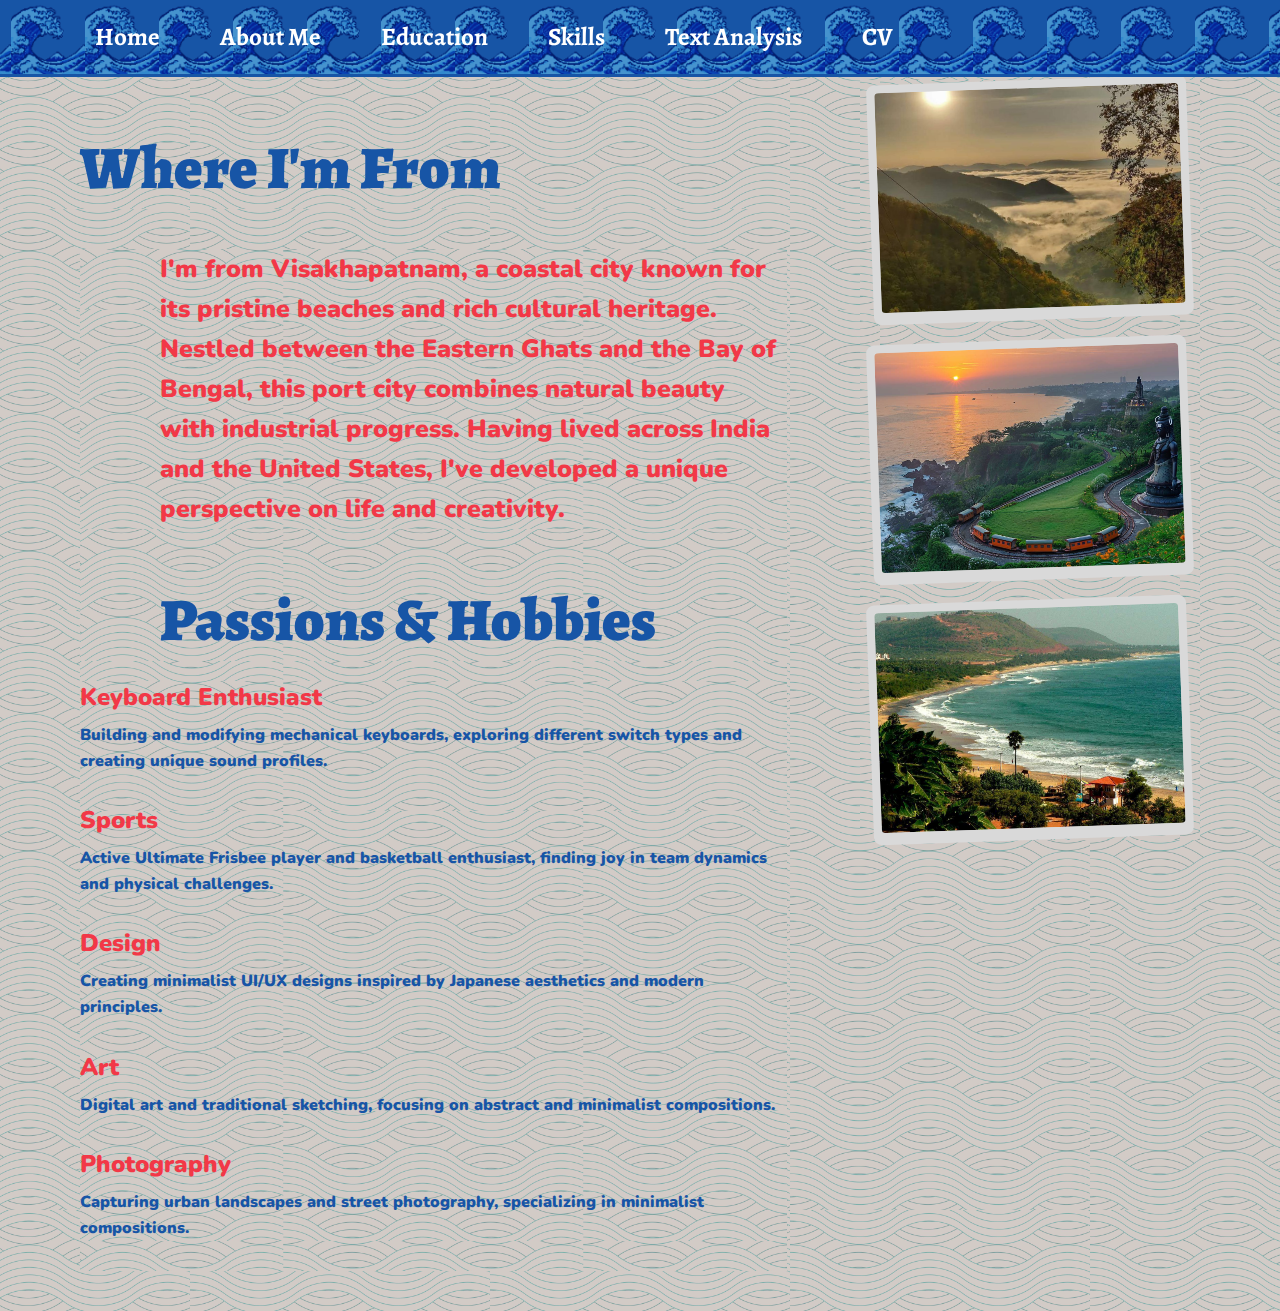
<file: aboutme.html>
<!DOCTYPE html>
<html lang="en">
    <head>
        <meta charset="UTF=8">
        <meta name="viewport" content="width=device-width, initial-scale=1.0">
        <meta name="description" content="My personal website">
        <meta name="author" content="Your Name">
        <title>My First webpage</title>
        <link rel="stylesheet" href="styles.css">
        <script src="aboutme.js" defer></script>
    </head>

    <body>
        <nav class="navbar">
            <a href="index.html"><button class="nav-button">Home</button></a>
            <a href="aboutme.html"><button class="nav-button">About Me</button></a>
            <a href="education.html"><button class="nav-button">Education</button></a>
            <a href="skills.html"><button class="nav-button">Skills</button></a>
            <a href="textAnalysis.html"><button class="nav-button">Text Analysis</button></a>
            <button class="nav-button" onclick="handleCV()">CV</button>
        </nav>
        <h1 class="headingsabm">Where I'm From</h1>
        <div class="about-container">
            <div class="about-text">
                <p class="textabm">I'm from Visakhapatnam, a coastal city known for its pristine beaches and rich cultural heritage. Nestled between the Eastern Ghats and the Bay of Bengal, this port city combines natural beauty with industrial progress. Having lived across India and the United States, I've developed a unique perspective on life and creativity.</p>
                
                <h1 class="headingsabm">Passions & Hobbies</h1>
                <div class="interests">
                    <div class="interest-item">
                        <h3>Keyboard Enthusiast</h3>
                        <p>Building and modifying mechanical keyboards, exploring different switch types and creating unique sound profiles.</p>
                    </div>

                    <div class="interest-item">
                        <h3 class="ripple-text">Sports</h3>
                        <p>Active Ultimate Frisbee player and basketball enthusiast, finding joy in team dynamics and physical challenges.</p>
                    </div>

                    <div class="interest-item">
                        <h3 class="ripple-text">Design</h3>
                        <p>Creating minimalist UI/UX designs inspired by Japanese aesthetics and modern principles.</p>
                    </div>

                    <div class="interest-item">
                        <h3 class="ripple-text">Art</h3>
                        <p>Digital art and traditional sketching, focusing on abstract and minimalist compositions.</p>
                    </div>

                    <div class="interest-item">
                        <h3 class="ripple-text">Photography</h3>
                        <p>Capturing urban landscapes and street photography, specializing in minimalist compositions.</p>
                    </div>
                </div>
            </div>
            <div class="image-fan">
                <div class="card" style="--i:1;" draggable="true">
                    <img src="images/Lambasingi.jpg" alt="Image 1" draggable="false">
                </div>
                <div class="card" style="--i:2;" draggable="true">
                    <img src="images/Kailasagiri.jpg" alt="Image 2" draggable="false">
                </div>
                <div class="card" style="--i:3;" draggable="true">
                    <img src="images/5095_20230221120605.jpg" alt="Image 3" draggable="false">
                </div>
            </div>
        </div>
    </body>

</html>
</file>
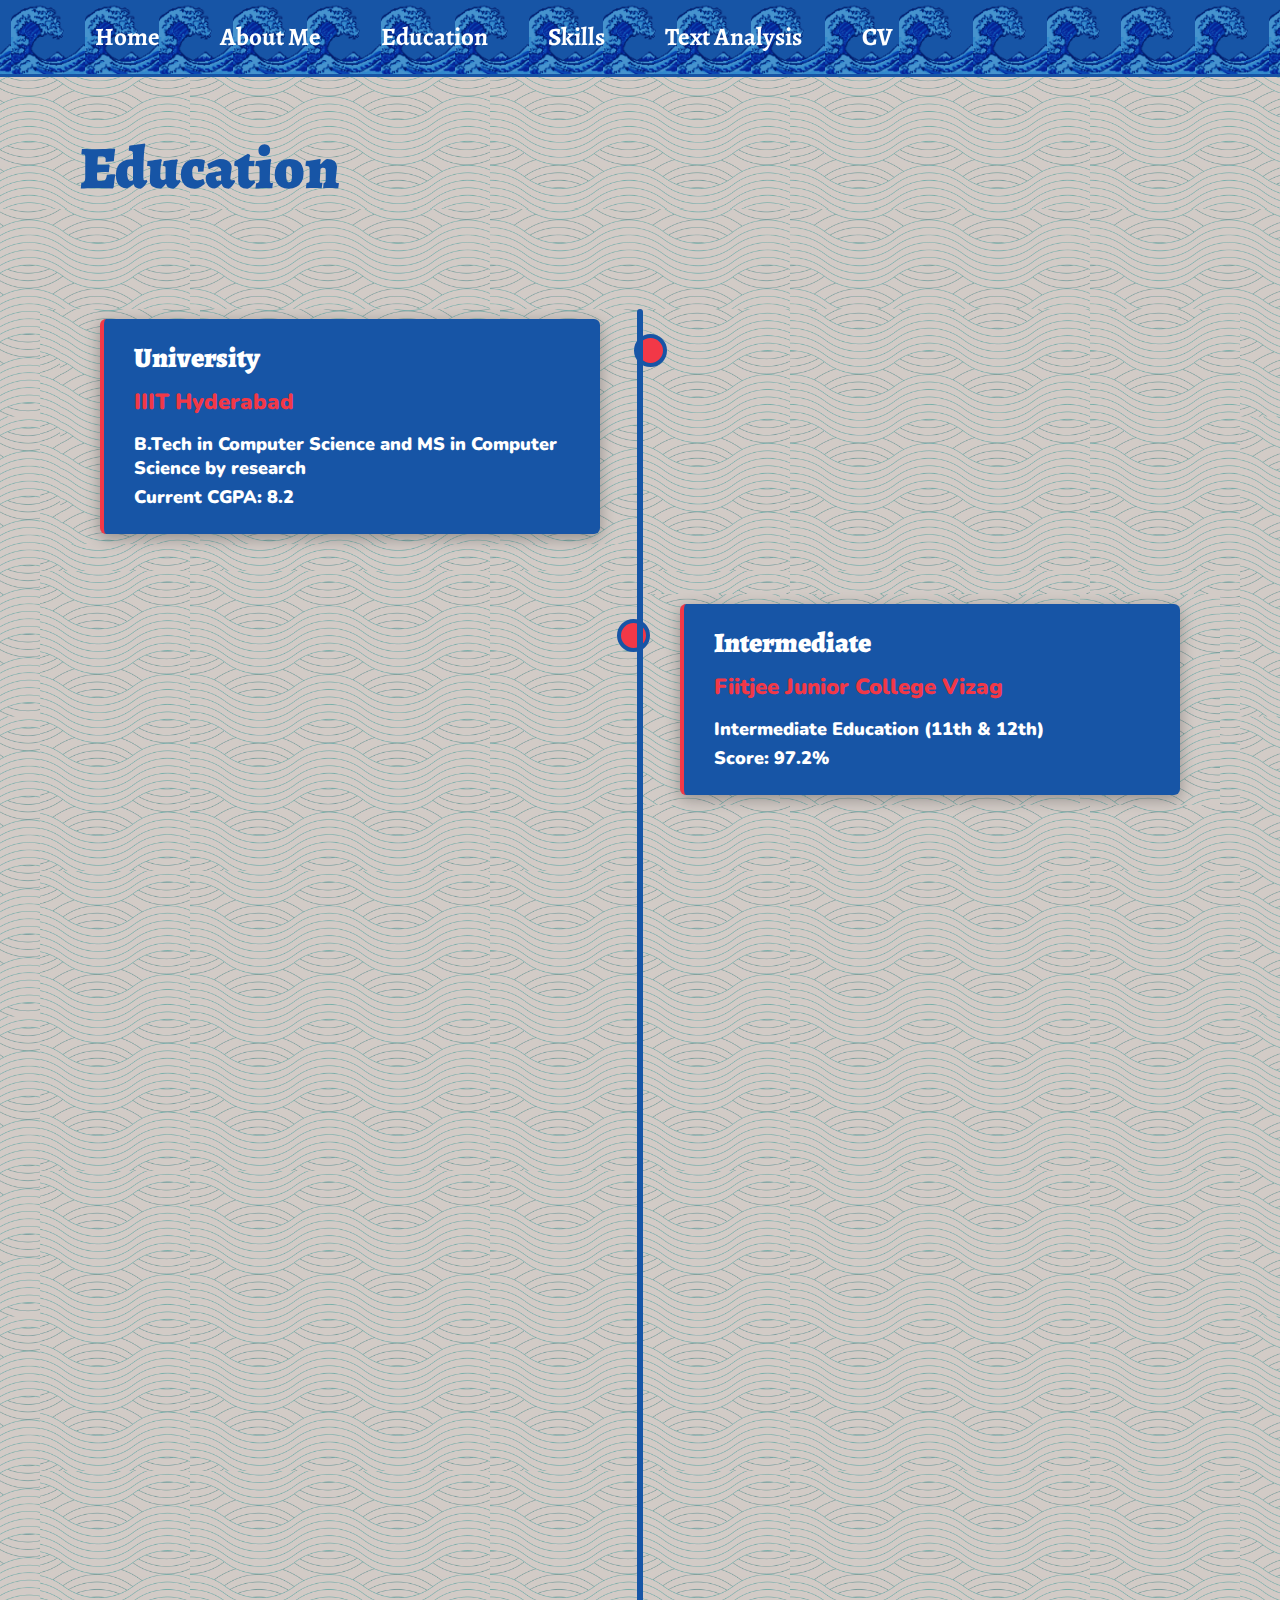
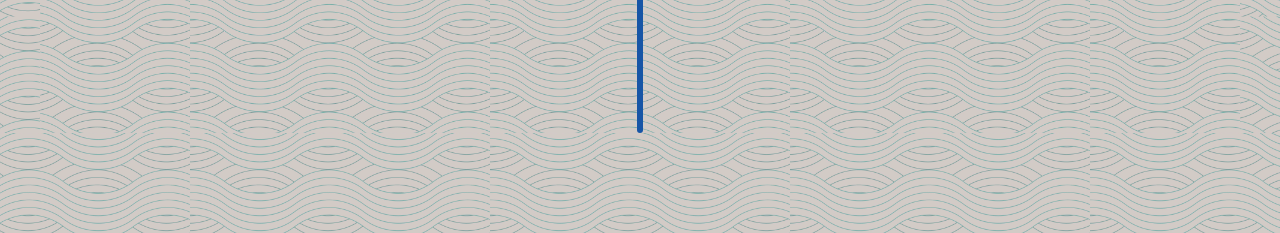
<file: education.html>
<!DOCTYPE html>
<html lang="en">
    <head>
        <meta charset="UTF=8">
        <meta name="viewport" content="width=device-width, initial-scale=1.0">
        <meta name="description" content="My Education">
        <meta name="author" content="Your Name">
        <title>Education</title>
        <link rel="stylesheet" href="styles.css">
        <script src="education.js" defer></script>
        <script src="index.js"></script>
    </head>
    <body>
        <nav class="navbar">
            <a href="index.html"><button class="nav-button">Home</button></a>
            <a href="aboutme.html"><button class="nav-button">About Me</button></a>
            <a href="education.html"><button class="nav-button">Education</button></a>
            <a href="skills.html"><button class="nav-button">Skills</button></a>
            <a href="textAnalysis.html"><button class="nav-button">Text Analysis</button></a>
            <button class="nav-button" onclick="handleCV()">CV</button>
        </nav>
        <h1 class="headingsabm">Education</h1>
        <div class="timeline">
            <div class="timeline-item left">
                <div class="timeline-content">
                    <h2 class="ripple-text">University</h2>
                    <h3 class="ripple-text">IIIT Hyderabad</h3>
                    <p>B.Tech in Computer Science and MS in Computer Science by research</p>
                    <p>Current CGPA: 8.2</p>
                </div>
            </div>
            <div class="timeline-item right">
                <div class="timeline-content">
                    <h2>Intermediate</h2>
                    <h3>Fiitjee Junior College Vizag</h3>
                    <p>Intermediate Education (11th & 12th)</p>
                    <p>Score: 97.2%</p>
                </div>
            </div>
            <div class="timeline-item left">
                <div class="timeline-content">
                    <h2>6th-10th</h2>
                    <h3>Vikas The Concept School Hyderbad</h3>
                    <p>Middle school</p>
                </div>
            </div>

            <div class="timeline-item right">
                <div class="timeline-content">
                    <h2>4th-5th</h2>
                    <h3>Lincoln elementry - Fresno, California</h3>
                    <p>elementry school</p>
                </div>
            </div>

            <div class="timeline-item left">
                <div class="timeline-content">
                    <h2>3rd</h3>
                    <h3>Grace Miller - LA, California</h3>
                    <p>elementary school</p>
                </div>
            </div>

            <div class="timeline-item right">
                <div class="timeline-content">
                    <h2>1st - 2nd</h2>
                    <h3>Fame - San Francisco, California</h3>
                    <p>elementry school</p>
                </div>
            </div>
        </div>
    </body>
</html>
</file>
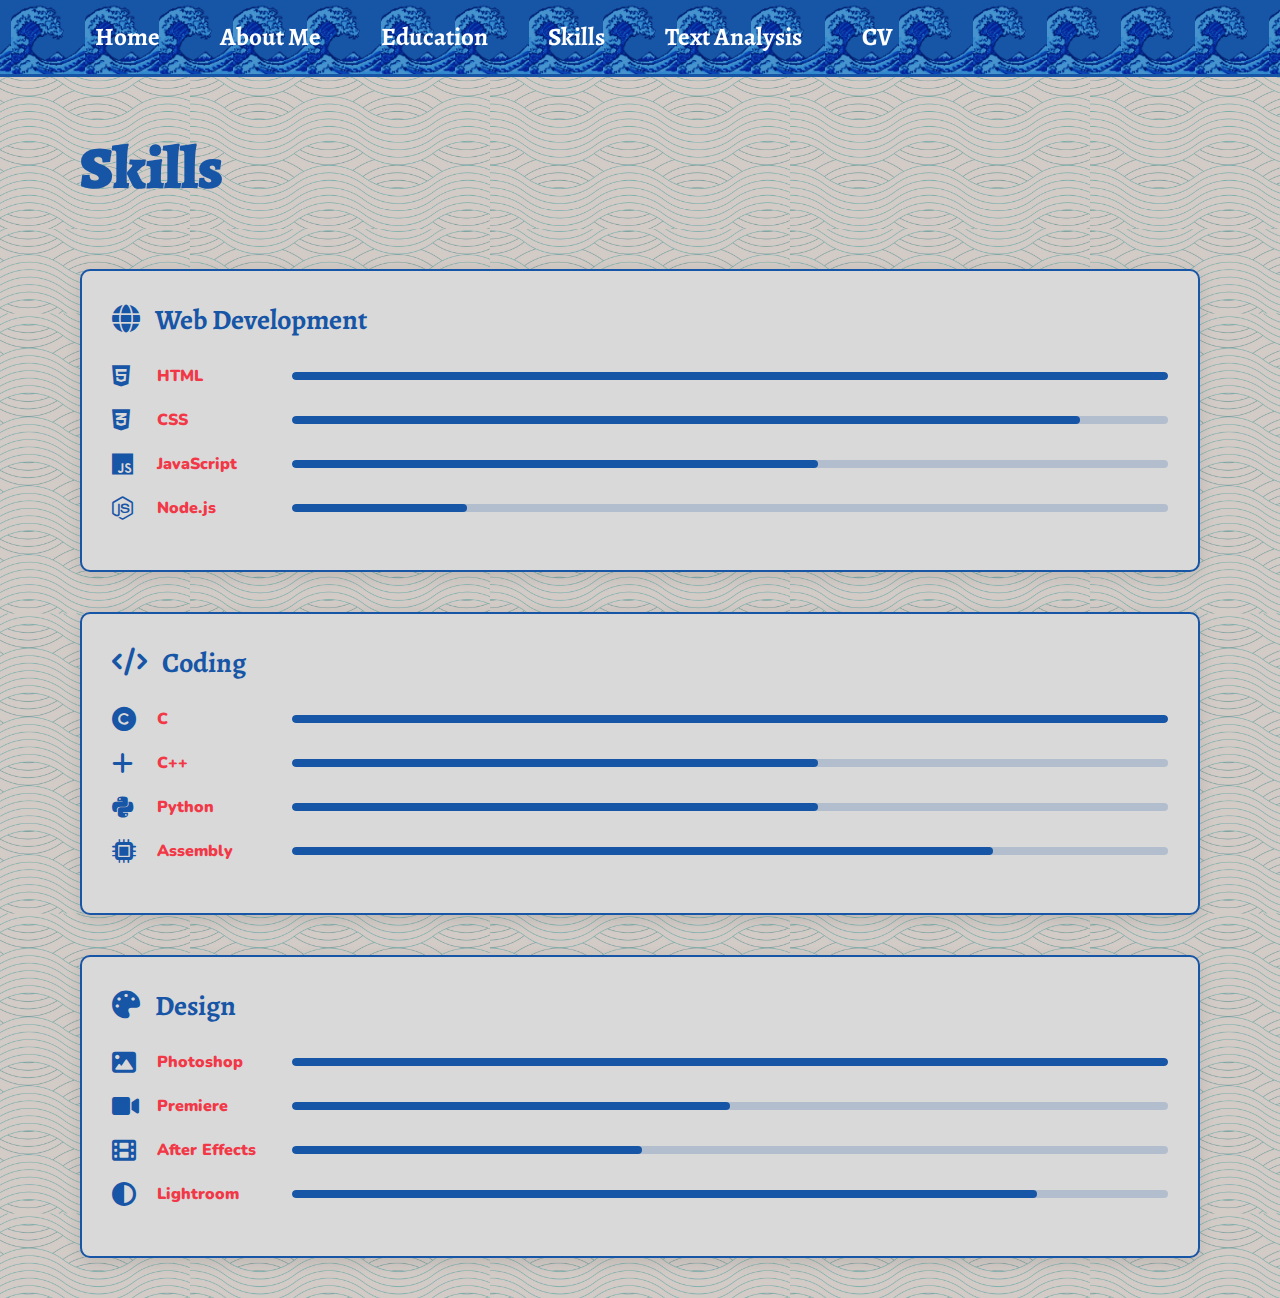
<file: skills.html>
<!DOCTYPE html>
<html lang="en">
    <head>
        <meta charset="UTF=8">
        <meta name="viewport" content="width=device-width, initial-scale=1.0">
        <meta name="description" content="My Skills">
        <meta name="author" content="Your Name">
        <title>Skills</title>
        <link rel="stylesheet" href="styles.css">
        <link rel="stylesheet" href="https://cdnjs.cloudflare.com/ajax/libs/font-awesome/6.0.0/css/all.min.css">
        <script src="index.js"></script>
    </head>
    <body>
        <nav class="navbar">
            <a href="index.html"><button class="nav-button">Home</button></a>
            <a href="aboutme.html"><button class="nav-button">About Me</button></a>
            <a href="education.html"><button class="nav-button">Education</button></a>
            <a href="skills.html"><button class="nav-button">Skills</button></a>
            <a href="textAnalysis.html"><button class="nav-button">Text Analysis</button></a>
            <button class="nav-button" onclick="handleCV()">CV</button>
        </nav>
        <h1 class="headingsabm">Skills</h1>
        <div class="skills-grid">
            <div class="skill-category">
                <h2><i class="fas fa-globe"></i> Web Development</h2>
                <div class="skill-item">
                    <i class="fab fa-html5"></i>
                    <span>HTML</span>
                    <div class="progress-bar"><div class="progress" style="width: 100%"></div></div>
                </div>
                <div class="skill-item">
                    <i class="fab fa-css3-alt"></i>
                    <span>CSS</span>
                    <div class="progress-bar"><div class="progress" style="width: 90%"></div></div>
                </div>
                <div class="skill-item">
                    <i class="fab fa-js"></i>
                    <span>JavaScript</span>
                    <div class="progress-bar"><div class="progress" style="width: 60%"></div></div>
                </div>
                <div class="skill-item">
                    <i class="fab fa-node-js"></i>
                    <span>Node.js</span>
                    <div class="progress-bar"><div class="progress" style="width: 20%"></div></div>
                </div>
            </div>

            <div class="skill-category">
                <h2><i class="fas fa-code"></i> Coding</h2>
                <div class="skill-item">
                    <i class="fas fa-copyright"></i>
                    <span>C</span>
                    <div class="progress-bar"><div class="progress" style="width: 100%"></div></div>
                </div>
                <div class="skill-item">
                    <i class="fas fa-plus"></i>
                    <span>C++</span>
                    <div class="progress-bar"><div class="progress" style="width: 60%"></div></div>
                </div>
                <div class="skill-item">
                    <i class="fab fa-python"></i>
                    <span>Python</span>
                    <div class="progress-bar"><div class="progress" style="width: 60%"></div></div>
                </div>
                <div class="skill-item">
                    <i class="fas fa-microchip"></i>
                    <span>Assembly</span>
                    <div class="progress-bar"><div class="progress" style="width: 80%"></div></div>
                </div>
            </div>

            <div class="skill-category">
                <h2><i class="fas fa-palette"></i> Design</h2>
                <div class="skill-item">
                    <i class="fas fa-image"></i>
                    <span>Photoshop</span>
                    <div class="progress-bar"><div class="progress" style="width: 100%"></div></div>
                </div>
                <div class="skill-item">
                    <i class="fas fa-video"></i>
                    <span>Premiere</span>
                    <div class="progress-bar"><div class="progress" style="width: 50%"></div></div>
                </div>
                <div class="skill-item">
                    <i class="fas fa-film"></i>
                    <span>After Effects</span>
                    <div class="progress-bar"><div class="progress" style="width: 40%"></div></div>
                </div>
                <div class="skill-item">
                    <i class="fas fa-adjust"></i>
                    <span>Lightroom</span>
                    <div class="progress-bar"><div class="progress" style="width: 85%"></div></div>
                </div>
            </div>
        </div>
    </body>
</html>
</file>
<file: styles.css>
@import url('https://fonts.googleapis.com/css2?family=Comfortaa:wght@400;700&family=Quicksand:wght@400;700&family=Fredoka:wght@400;700&family=Varela+Round&display=swap');
@import url('https://fonts.googleapis.com/css2?family=Nunito:ital,wght@0,200..1000;1,200..1000&display=swap');
@import url('https://fonts.googleapis.com/css2?family=Nunito:ital,wght@0,200..1000;1,200..1000&display=swap');
@import url('https://fonts.googleapis.com/css2?family=Nunito:ital,wght@0,200..1000;1,200..1000&display=swap');
@import url('https://fonts.googleapis.com/css2?family=Nunito:ital,wght@0,200..1000;1,200..1000&display=swap');
@import url('https://fonts.googleapis.com/css2?family=Nunito:ital,wght@0,200..1000;1,200..1000&family=Playfair+Display:ital,wght@0,400..900;1,400..900&display=swap');
@import url('https://fonts.googleapis.com/css2?family=Nunito:ital,wght@0,200..1000;1,200..1000&family=Playfair+Display:ital,wght@0,400..900;1,400..900&family=Wavefont:wght@4..1000&display=swap');
@import url('https://fonts.googleapis.com/css2?family=Alegreya:ital,wght@0,400..900;1,400..900&family=Nunito:ital,wght@0,200..1000;1,200..1000&family=Playfair+Display:ital,wght@0,400..900;1,400..900&family=Wavefont:wght@4..1000&display=swap');

* {
    margin: 0;
    padding: 0;
    box-sizing: border-box;
    background-color: #D9D9D9;
    background-image: url(images/13756389_5297135.jpg);
    background-blend-mode: multiply;
    background-repeat: repeat;
    background-size: 300px 300px;
    background-position: center;
}

a{
    all: unset;
}

strong {
    font-size: 30px;
    color: #F23847;
    font-family: 'Nunito', cursive;
    text-decoration: wavy underline;
    text-decoration-color: #1755A6;
    text-decoration-thickness: 2px;
    text-underline-offset: 5px;
}

.strongabm{
    font-size: 25px;
    color: #F23847;
    font-family: 'Nunito', cursive;
    text-decoration: wavy underline;
    text-decoration-color: #1755A6;
    text-decoration-thickness: 2px;
    text-underline-offset: 5px;
}

button {
    font-size: 40px;
    font-family: 'Alegreya', cursive !important;
    font-weight: 1000;
    color: #1755A6;
    background: none;
    cursor: pointer;
    padding: 10px 20px;
    border-radius: 4px;
    transition: all 0.3s ease;
    position: relative;
    overflow: hidden;
    transition: transform 0.3s ease;
}

.button1{
    padding-left: 80px;
    border:none;
}

.notbutton1{
    padding-left: 50px;
    border:none;
}

button:hover {
    color: #F23847;
    animation: subtleWave 2s infinite ease-in-out;
}

button:hover::after {
    content: '';
    position: fixed;
    top: 0;
    left: 0;
    right: 0;
    bottom: 0;
    pointer-events: none;
    animation: screenRipple 1.5s ease-out;
    --x: var(--mouse-x);
    --y: var(--mouse-y);
    z-index: -1;
}

.headings {
    font-size: 60px;
    color: #1755A6;
    font-family: 'Alegreya','Playfair Display', sans-serif;
    font-weight: 1000;
    padding-left: 80px;
    padding-top: 250px;  /* reduced to account for container padding */
    text-align: left;
}

.headingsabm {
    font-size: 60px;
    color: #1755A6;
    font-family: 'Alegreya','Playfair Display', sans-serif;
    font-weight: 1000;
    padding-left: 80px;
    padding-top: 50px;  /* reduced to account for container padding */
    text-align: left;
}

.text {
    font-size: 30px;
    color: #F23847;
    font-family: 'Nunito', cursive;
    font-weight: 1000;
    padding-left: 80px;
    text-align: left;
}

.textabm{
    font-size: 25px;
    color: #F23847;
    font-family: 'Nunito', cursive;
    font-weight: 1000;
    padding-left: 80px;  /* add consistent padding */
    padding-right: 0;
    text-align: left;
    position: relative;
    z-index: 1;
    background: none;
    line-height: 1.6;
}

.pfp {
    position: absolute;
    top: 250px;  /* Match the container's padding-top */
    right: 180px;
    width: 300px;    /* increased from 200px */
    height: 300px;   /* increased from 200px */
}

.pfp img {
    width: 100%;
    height: 100%;
    border-radius: 100%;
    object-fit: cover;
    border: 6px solid #1755A6;
}

.container {
    position: relative;
}

.sticky-container {
    height: 200vh;
    position: relative;
}

.sticky-content {
    perspective: 1000px;
    perspective-origin: 50%;
    transform-style: preserve-3d;
    position: sticky;
    top: 0;
    display: flex;
    justify-content: center;
    align-items: center;
    height: 100vh;
    width: 100%;
}

.stack {
    --w: 300px;
    --h: 220px;
    position: relative;
    width: var(--w);
    height: var(--h);
    transform-style: preserve-3d;
}

.card {
    position: relative;
    width: 320px;
    background: #D9D9D9;
    padding: 8px;
    border-radius: 8px;
    transform: rotate(-2deg);
    transition: transform 0.3s ease;
    z-index: 1;
    cursor: move;
}

.card:first-child {
    margin-top: 0;
}

.card:hover, .card.active {
    transform: translateX(-20px) rotate(0deg);
    z-index: 13;
}

.card img {
    width: 304px;  /* increased from 264px */
    height: 220px;  /* increased from 200px */
    object-fit: cover;
    border-radius: 4px;
}

.card.dragging {
    position: fixed;
    opacity: 0.9;
    cursor: grabbing;
    pointer-events: none;
    z-index: 1000;
}

@keyframes dealCard {
    to {
        opacity: 1;
        transform: translateX(0) rotate(calc(20deg * (var(--i) - 2)));
    }
}

@keyframes brushStroke {
    0% {
        background-size: 0% 100%;
    }
    100% {
        background-size: 100% 100%;
    }
}

@keyframes wavePulse {
    0% {
        box-shadow: 0 0 0 0 rgba(23, 85, 166, 0.4);
    }
    70% {
        box-shadow: 0 0 0 10px rgba(23, 85, 166, 0);
    }
    100% {
        box-shadow: 0 0 0 0 rgba(23, 85, 166, 0);
    }
}

@keyframes screenRipple {
    0% {
        background: radial-gradient(circle at var(--x) var(--y), rgba(23, 85, 166, 0.1) 0%, transparent 10%);
    }
    50% {
        background: radial-gradient(circle at var(--x) var(--y), rgba(23, 85, 166, 0.05) 0%, transparent 30%);
    }
    100% {
        background: radial-gradient(circle at var(--x) var(--y), rgba(23, 85, 166, 0) 0%, transparent 50%);
    }
}

@keyframes subtleWave {
    0% {
        transform: translateX(0);
        text-shadow: 0 0 0 rgba(23, 85, 166, 0);
    }
    50% {
        transform: translateX(3px);
        text-shadow: 2px 2px 8px rgba(23, 85, 166, 0.3);
    }
    100% {
        transform: translateX(0);
        text-shadow: 0 0 0 rgba(23, 85, 166, 0);
    }
}

@keyframes textRipple {
    0% {
        text-shadow: 0 0 0 rgba(242, 56, 71, 0);
    }
    50% {
        text-shadow: 0 0 10px rgba(242, 56, 71, 0.3),
                     0 0 20px rgba(23, 85, 166, 0.2);
    }
    100% {
        text-shadow: 0 0 0 rgba(242, 56, 71, 0);
    }
}

.image-fan {
    position: absolute;
    right: 80px;
    top: 80px;
    width: 340px;
    height: auto;
    display: flex;
    flex-direction: column;
    align-items: center;
    gap: 20px;
    z-index: 10;
}

.navbar {
    background-color: #1755A6;
    background-image: url('images/great-wave.png');  /* Add the wave image */
    background-size: contain;
    background-position: center;
    background-blend-mode: soft-light;
    padding: 15px 80px;
    position: sticky;
    top: 0;
    z-index: 100;
    display: flex;
    gap: 30px;
    border-bottom: 3px solid #1755A6;
}

.nav-button {
    font-size: 25px;
    font-family: 'Alegreya', cursive;
    font-weight: 700;
    color: white;
    background: none;
    border: none;
    cursor: pointer;
    padding: 5px 15px;
    border-radius: 4px;
}

.nav-button:hover {
    color: #F23847;
    animation: wavePulse 1.5s infinite;
}

strong:hover {
    animation: wavePulse 1.5s infinite;
}

.gallery-container {
    margin-left: -80px;  /* reset the default page margin */
    margin-right: -80px;
    width: 100vw;
    position: relative;
    left: 0;
    margin-top: 40px;
    margin-bottom: 40px;
    overflow: hidden;
}

.gallery {
    display: flex;
    gap: 30px;
    overflow-x: auto;
    scroll-behavior: smooth;
    padding: 20px 40px;  /* consistent margin on both sides */
    -ms-overflow-style: none;
    scrollbar-width: none;
}

.gallery img {
    height: 280px;
    min-width: 420px;
    object-fit: cover;
    border-radius: 8px;
    border: 3px solid #1755A6;
    transition: transform 0.3s ease;
}

.gallery img:hover {
    transform: scale(1.05);
}

.gallery-nav {
    position: absolute;
    top: 50%;
    transform: translateY(-50%);
    background: #1755A6;
    color: white;
    border: none;
    border-radius: 50%;
    width: 40px;
    height: 40px;
    font-size: 20px;
    cursor: pointer;
    opacity: 0.8;
    transition: opacity 0.3s;
    z-index: 2;
}

.gallery-nav:hover {
    opacity: 1;
    color: white;
    text-decoration: none;
}

.gallery-nav.prev {
    left: 40px;  /* match gallery padding */
}

.gallery-nav.next {
    right: 40px;  /* match gallery padding */
}

.timeline {
    position: relative;
    max-width: 1200px;
    margin: 100px auto;
    padding: 0 20px;
}

.timeline::after {
    content: '';
    position: absolute;
    width: 6px;
    background-color: #1755A6;
    top: 0;
    bottom: 0;
    left: 50%;
    margin-left: -3px;
    border-radius: 3px;
}

.timeline-item {
    padding: 10px 40px;
    position: relative;
    width: 50%;
    opacity: 0;
    transform: translateY(100px);
    transition: all 0.6s ease;
    margin-bottom: 50px;
}

.timeline-item.visible {
    opacity: 1;
    transform: translateY(0);
}

.timeline-item.right {
    left: 50%;
}

.timeline-content {
    padding: 20px 30px;
    background: #1755A6;
    position: relative;
    font-family: 'Nunito', sans-serif;
    font-weight: 1000;
    border-radius: 6px;
    border-left: 4px solid #F23847;
    box-shadow: 0 4px 15px rgba(0, 0, 0, 0.3);
    background-image: none !important;
}

.timeline-content h2 {
    color: white;
    font-family: 'Alegreya', 'Playfair Display', sans-serif;
    font-weight: 1000;
    font-size: 28px;
    margin-bottom: 10px;
    background: none;
}

.timeline-content h3, 
.timeline-content p {
    font-family: 'Nunito', sans-serif;
    font-weight: 1000;
    background: none;
}

.timeline-content h3 {
    color: #F23847;
    font-size: 22px;
    margin-bottom: 15px;
}

.timeline-content p {
    color: white;
    font-size: 18px;
    margin-bottom: 5px;
}

.timeline-content::before {
    content: '';
    position: absolute;
    width: 25px;
    height: 25px;
    background-color: #F23847;
    border: 4px solid #1755A6;
    border-radius: 50%;
    top: 15px;
    background-image: none;
}

.left .timeline-content::before {
    right: -67px;
}

.right .timeline-content::before {
    left: -67px;
}

.skills-grid {
    display: flex;
    flex-direction: column;
    gap: 40px;
    padding: 40px 80px;
    margin-top: 20px;
}

.skill-category {
    width: 100%;
    background: #D9D9D9;  /* match original background */
    background-blend-mode: multiply;
    padding: 30px;
    border-radius: 10px;
    box-shadow: 0 4px 15px rgba(0, 0, 0, 0.1);
    border: 2px solid #1755A6;
    position: relative;
    overflow: hidden;
    transition: all 0.3s ease;
}

.skill-category::before {
    content: '';
    position: absolute;
    top: 0;
    left: 0;
    width: 100%;
    height: 100%;
    background: #F23847;
    transform: translateX(-100%);
    transition: transform 0.6s cubic-bezier(0.4, 0, 0.2, 1);
    z-index: 0;
}

.skill-category:hover::before {
    transform: translateX(0);
}

.skill-category > * {
    position: relative;
    z-index: 1;
    background: none;
}

.skill-category:hover h2,
.skill-category:hover .skill-item i,
.skill-category:hover .skill-item span {
    color: #1755A6;
}

.skill-category:hover .progress-bar {
    background: rgba(255, 255, 255, 0.2);
}

.skill-category:hover .progress {
    background: white;
}

.skill-category:hover::before {
    transform: translateX(100%);
}

.skill-category:hover {
    border-color: #F23847;
}

.skill-category:hover h2,
.skill-category:hover .skill-item i {
    color: #F23847;
}

.skill-category h2 {
    color: #1755A6;
    font-family: 'Alegreya', sans-serif;
    font-size: 28px;
    margin-bottom: 25px;
    background: none;
}

.skill-category h2 i {
    margin-right: 10px;
    background: none;
}

.skill-item {
    margin-bottom: 20px;
    background: none;
    display: flex;
    align-items: center;
    gap: 15px;
}

.skill-item i {
    color: #1755A6;
    font-size: 24px;
    width: 30px;
    background: none;
}

.skill-item span {
    color: #F23847;
    font-family: 'Nunito', sans-serif;
    font-weight: 1000;  /* increased from 600 */
    width: 120px;
    background: none;
}

.progress-bar {
    flex: 1;
    height: 8px;
    background: rgba(23, 85, 166, 0.2);
    border-radius: 4px;
    overflow: hidden;
}

.progress {
    height: 100%;
    background: #1755A6;
    border-radius: 4px;
    transition: width 1s ease;
}

.ripple-text {
    transition: all 0.3s ease;
}

.ripple-text:hover {
    animation: textRipple 1.5s infinite;
    transform: translateX(10px);
}

/* Base ripple class */
.ripple-text, 
.headings, 
.headingsabm,
.text,
.textabm,
.timeline-content h2,
.timeline-content h3,
.skill-category h2,
.skill-item span {
    transition: all 0.3s ease;
}

.ripple-text:hover, 
.headings:hover, 
.headingsabm:hover,
.text:hover,
.textabm:hover,
.timeline-content h2:hover,
.timeline-content h3:hover,
.skill-category h2:hover,
.skill-item span:hover {
    animation: textRipple 1.5s infinite;
    transform: translateX(10px);
}

.about-container {
    display: grid;
    grid-template-columns: 2fr 1fr;
    gap: 60px;
    padding: 40px 80px;
    max-width: 1800px;
    margin: 0 auto;
}

.interest-item {
    margin-bottom: 30px;
    padding: 0;
    transition: all 0.3s ease;
    background: none;
}

.interests {
    margin-top: 20px;
    padding-left: 0;
}

.interest-item h3 {
    color: #F23847;
    font-family: 'Nunito', sans-serif;
    font-size: 24px;
    font-weight: 1000;
    margin-bottom: 10px;
    background: none;
}

.interest-item p {
    color: #1755A6;
    font-family: 'Nunito', sans-serif;
    font-weight: 1000;
    font-size: 20px;  /* increased from 16px */
    line-height: 1.6;
    background: none;
}

.interests {
    margin-top: 20px;
    padding-left: 0;  /* remove extra padding since items have it */
}

.interest-item h3 {
    color: #F23847;
    font-family: 'Nunito', sans-serif;
    font-size: 24px;
    font-weight: 1000;
    margin-bottom: 10px;
    background: none;
}

.interest-item p {
    color: #1755A6;
    font-family: 'Nunito', sans-serif;
    font-weight: 1000;
    font-size: 16px;
    line-height: 1.6;
    background: none;
}

.subheading {
    color: #1755A6;
    font-family: 'Alegreya', sans-serif;
    font-size: 35px;
    margin: 40px 0 30px 0;
    font-weight: 1000;
    background: none;
}

.analysis-container {
    padding: 40px 80px;
    max-width: 1200px;
    margin: 0 auto;
}

.analysis-input {
    width: 100%;
    min-height: 300px;
    padding: 20px;
    border: 2px solid #1755A6;
    border-radius: 8px;
    font-family: 'Nunito', sans-serif;
    font-size: 16px;
    margin: 20px 0;
    background: rgba(255, 255, 255, 0.9) !important;
    color: #1755A6;
}

.analysis-button {
    font-family: 'Alegreya', sans-serif;
    font-size: 24px;
    padding: 10px 30px;
    background: #1755A6;
    color: white;
    border: none;
    border-radius: 4px;
    cursor: pointer;
    transition: all 0.3s ease;
}

.analysis-button:hover {
    background: #F23847;
    transform: translateY(-2px);
}

.analysis-results {
    margin-top: 40px;
    padding: 30px;
    background: rgba(255, 255, 255, 0.9) !important;
    border-radius: 8px;
    border-left: 4px solid #1755A6;
}

.analysis-results h3 {
    background: none !important;
    color: #1755A6;
    font-family: 'Alegreya', sans-serif;
    font-size: 24px;
    margin-bottom: 15px;
}

.analysis-results p, .analysis-results pre {
    background: none !important;
    color: #F23847;
    font-family: 'Nunito', sans-serif;
    font-size: 18px;
    margin-bottom: 10px;
}
</file>
